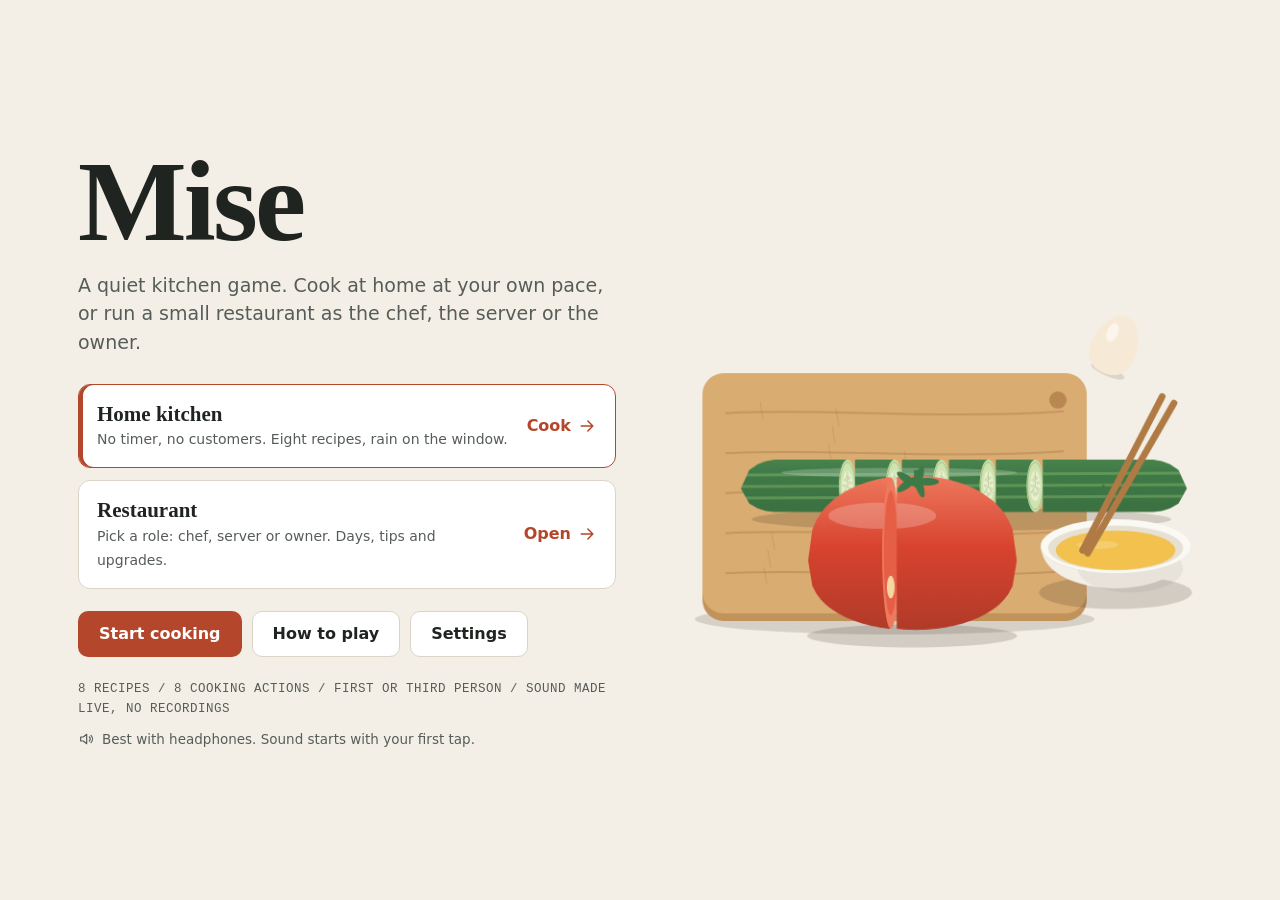
<file: index.html>
<!doctype html>
<html lang="en">
<head>
  <meta charset="utf-8">
  <meta name="viewport" content="width=device-width, initial-scale=1, viewport-fit=cover">
  <meta name="theme-color" content="#F4EFE6">
  <meta name="description" content="Mise is a quiet cooking game. Cook at home at your own pace, or run a small restaurant as the chef, the server or the owner, in first or third person.">
  <title>Mise - a quiet kitchen game</title>
  <link rel="manifest" href="manifest.webmanifest">
  <link rel="apple-touch-icon" href="icons/apple-touch-icon.png">
  <link rel="icon" type="image/png" href="icons/icon-192.png">
  <meta name="apple-mobile-web-app-capable" content="yes">
  <meta name="mobile-web-app-capable" content="yes">
  <link rel="stylesheet" href="css/style.css">
</head>
<body>
  <div id="app">

    <!-- ============ TITLE ============ -->
    <section id="screen-title" class="screen is-active" aria-labelledby="title-h">
      <div class="title-wrap">
        <div class="title-copy">
          <h1 id="title-h" class="wordmark">Mise</h1>
          <p class="lede">A quiet kitchen game. Cook at home at your own pace, or run a small restaurant as the chef, the server or the owner.</p>
          <div class="modes" role="list">
            <button class="mode is-primary" data-go="home" role="listitem">
              <span class="mode-text">
                <b>Home kitchen</b>
                <span>No timer, no customers. Eight recipes, rain on the window.</span>
              </span>
              <span class="mode-go">Cook <span class="ico" data-ico="arrow"></span></span>
            </button>
            <button class="mode" data-go="shop" role="listitem">
              <span class="mode-text">
                <b>Restaurant</b>
                <span id="title-shop-line">Pick a role: chef, server or owner. Days, tips and upgrades.</span>
              </span>
              <span class="mode-go">Open <span class="ico" data-ico="arrow"></span></span>
            </button>
          </div>
          <div class="title-actions">
            <button class="btn btn-primary" id="btn-start">Start cooking</button>
            <button class="btn btn-ghost" data-open="help">How to play</button>
            <button class="btn btn-ghost" data-open="settings">Settings</button>
          </div>
          <p class="meta">8 recipes / 8 cooking actions / first or third person / sound made live, no recordings</p>
          <p class="sound-hint" data-sound-hint><span class="ico" data-ico="sound"></span><span data-sound-state>Best with headphones. Sound starts with your first tap.</span></p>
        </div>
        <div class="title-art">
          <canvas id="hero" width="560" height="460" aria-label="A cutting board with sliced cucumber, a tomato and a bowl of beaten egg"></canvas>
        </div>
      </div>
    </section>

    <!-- ============ HOME COOKBOOK ============ -->
    <section id="screen-home" class="screen" aria-labelledby="home-h">
      <header class="page-head">
        <button class="btn-icon" data-go="title" data-back aria-label="Back to the title screen"><span class="ico" data-ico="back"></span><span class="back-label">Back</span></button>
        <div>
          <p class="kicker">Home kitchen</p>
          <h2 id="home-h">What are we cooking?</h2>
        </div>
      </header>
      <div class="home-grid">
        <div class="recipe-list" id="recipe-list" role="radiogroup" aria-label="Recipes"></div>
        <aside class="side-panel">
          <div class="field">
            <span class="field-label" id="lbl-cam">View</span>
            <div class="seg" role="radiogroup" aria-labelledby="lbl-cam" data-setting="camera">
              <button role="radio" data-value="first">First person</button>
              <button role="radio" data-value="third">Third person</button>
            </div>
            <p class="field-help" id="cam-help"></p>
          </div>
          <div class="field">
            <span class="field-label" id="lbl-tod">Light</span>
            <div class="seg" role="radiogroup" aria-labelledby="lbl-tod" data-setting="timeOfDay">
              <button role="radio" data-value="morning">Morning</button>
              <button role="radio" data-value="evening">Evening</button>
              <button role="radio" data-value="night">Night</button>
            </div>
          </div>
          <div class="field">
            <span class="field-label" id="lbl-amb">Room sound</span>
            <div class="seg seg-wrap" role="radiogroup" aria-labelledby="lbl-amb" data-setting="ambienceKind">
              <button role="radio" data-value="rain">Rain</button>
              <button role="radio" data-value="cafe">Cafe</button>
              <button role="radio" data-value="fire">Fireplace</button>
              <button role="radio" data-value="night">Crickets</button>
              <button role="radio" data-value="off">Off</button>
            </div>
          </div>
          <label class="toggle">
            <input type="checkbox" data-toggle="radioOn">
            <span>Lo-fi radio</span>
          </label>
          <div class="selected-card" id="selected-card"></div>
          <button class="btn btn-primary btn-block" id="btn-cook">Cook</button>
          <div class="journal">
            <h3>Journal</h3>
            <ol id="journal-list" class="journal-list"></ol>
          </div>
        </aside>
      </div>
      <div class="mobile-cook">
        <span id="mobile-cook-name"></span>
        <button class="btn btn-primary" id="btn-cook-m">Cook</button>
      </div>
    </section>

    <!-- ============ RESTAURANT ============ -->
    <section id="screen-shop" class="screen" aria-labelledby="shop-h">
      <header class="page-head">
        <button class="btn-icon" data-go="title" data-back aria-label="Back to the title screen"><span class="ico" data-ico="back"></span><span class="back-label">Back</span></button>
        <div>
          <p class="kicker">Restaurant</p>
          <h2 id="shop-h">Corner Counter</h2>
        </div>
        <div class="purse" id="purse"></div>
      </header>
      <div class="shop-grid">
        <section class="shop-open">
          <div class="stat-row" id="shop-stats"></div>
          <div class="pantry" id="shop-pantry" aria-label="Pantry stock"></div>
          <div class="field">
            <span class="field-label" id="lbl-role">Your role tonight</span>
            <div class="roles" role="radiogroup" aria-labelledby="lbl-role" id="roles">
              <button class="role" role="radio" data-role="chef">
                <b>Chef</b>
                <span>You cook every ticket. A server looks after the guests.</span>
              </button>
              <button class="role" role="radio" data-role="server">
                <b>Server</b>
                <span>Seat, take orders, serve, bill. A line cook runs the stove.</span>
              </button>
              <button class="role" role="radio" data-role="owner">
                <b>Owner</b>
                <span>Both jobs. The room slows down while you cook.</span>
              </button>
            </div>
          </div>
          <div class="field">
            <span class="field-label" id="lbl-cam2">View</span>
            <div class="seg" role="radiogroup" aria-labelledby="lbl-cam2" data-setting="camera">
              <button role="radio" data-value="first">First person</button>
              <button role="radio" data-value="third">Third person</button>
            </div>
            <p class="field-help" id="cam-help-2"></p>
          </div>
          <div class="goal" id="goal"></div>
          <button class="btn btn-primary btn-block" id="btn-open-day">Open for the day</button>
        </section>
        <section class="shop-manage" aria-label="Management">
          <div class="tabs" role="tablist">
            <button role="tab" data-tab="upgrades" aria-selected="true">Upgrades</button>
            <button role="tab" data-tab="menu" aria-selected="false">Menu</button>
            <button role="tab" data-tab="market" aria-selected="false">Market</button>
            <button role="tab" data-tab="ledger" aria-selected="false">Ledger</button>
          </div>
          <div class="tab-body" id="tab-body" role="tabpanel"></div>
        </section>
      </div>
    </section>

    <!-- ============ GAME ============ -->
    <section id="screen-game" class="screen screen-game" aria-label="Kitchen">
      <canvas id="stage"></canvas>
      <header class="hud" id="hud">
        <button class="btn-icon hud-btn" id="btn-back" data-back aria-label="Back to the cookbook"><span class="ico" data-ico="back"></span><span class="back-label">Back</span></button>
        <button class="btn-icon hud-btn" id="btn-pause" aria-label="Pause"><span class="ico" data-ico="pause"></span></button>
        <div class="hud-title">
          <span class="kicker" id="hud-kicker">Home kitchen</span>
          <strong id="hud-name">Rolled omelette</strong>
        </div>
        <div class="hud-stats" id="hud-stats"></div>
        <button class="btn-icon hud-btn" id="btn-sound" aria-label="Sound and settings"><span class="ico" data-ico="sound"></span></button>
      </header>
      <p class="back-tip" id="back-tip" role="status" hidden></p>
      <aside class="ticket" id="ticket" aria-label="Recipe ticket">
        <div class="ticket-head">
          <span class="ticket-no" id="ticket-no">No. 001</span>
          <span class="ticket-time" id="ticket-time"></span>
        </div>
        <h3 class="ticket-name" id="ticket-name"></h3>
        <ol class="ticket-steps" id="ticket-steps"></ol>
        <div class="ticket-foot" id="ticket-foot"></div>
      </aside>
      <div class="rail" id="rail" aria-label="Order tickets"></div>
      <div class="hint" id="hint" aria-live="polite">
        <span class="hint-step" id="hint-step"></span>
        <span class="hint-text" id="hint-text"></span>
        <span class="hint-status" id="hint-status"></span>
      </div>
      <div class="captions" id="captions" aria-live="polite"></div>
    </section>

    <!-- ============ OVERLAYS ============ -->
    <div class="overlay" id="ov-pause" role="dialog" aria-modal="true" aria-labelledby="pause-h" hidden>
      <div class="sheet sheet-sm">
        <h2 id="pause-h">Paused</h2>
        <p class="muted" id="pause-sub">The kitchen will wait.</p>
        <div class="stack">
          <button class="btn btn-primary btn-block" data-act="resume">Resume</button>
          <button class="btn btn-ghost btn-block" data-open="settings">Settings</button>
          <button class="btn btn-ghost btn-block" data-act="restart">Start over</button>
          <button class="btn btn-ghost btn-block" data-act="leave">Leave the kitchen</button>
        </div>
      </div>
    </div>

    <div class="overlay" id="ov-leave" role="dialog" aria-modal="true" aria-labelledby="leave-h" aria-describedby="leave-sub" hidden>
      <div class="sheet sheet-sm">
        <h2 id="leave-h">Leave the kitchen?</h2>
        <p class="leave-sub" id="leave-sub"><strong class="leave-lead" id="leave-lead">Your work on this dish will be cleared.</strong> <span class="muted" id="leave-detail">This dish is not finished yet.</span></p>
        <div class="stack">
          <button class="btn btn-primary btn-block" data-act="stay" id="btn-stay">Keep cooking</button>
          <button class="btn btn-ghost btn-block" data-act="quit" id="btn-leave">Leave</button>
        </div>
        <p class="leave-hint">Back, Esc or a tap outside also keeps you here.</p>
      </div>
    </div>

    <div class="overlay" id="ov-settings" role="dialog" aria-modal="true" aria-labelledby="settings-h" hidden>
      <div class="sheet">
        <div class="sheet-head">
          <h2 id="settings-h">Settings</h2>
          <button class="btn-icon" data-close aria-label="Close settings"><span class="ico" data-ico="close"></span></button>
        </div>
        <div class="settings-grid">
          <section>
            <h3>Sound</h3>
            <label class="slider"><span>Master</span><input type="range" min="0" max="1" step="0.05" data-slider="master"></label>
            <label class="slider"><span>Cooking sounds</span><input type="range" min="0" max="1" step="0.05" data-slider="fx"></label>
            <label class="slider"><span>Room sound</span><input type="range" min="0" max="1" step="0.05" data-slider="ambience"></label>
            <label class="slider"><span>Radio</span><input type="range" min="0" max="1" step="0.05" data-slider="radio"></label>
            <label class="toggle"><input type="checkbox" data-toggle="radioOn"><span>Lo-fi radio on</span></label>
            <label class="toggle"><input type="checkbox" data-toggle="captions"><span>Sound captions</span></label>
            <div class="field">
              <span class="field-label" id="lbl-sampler">Listen</span>
              <div class="sampler" id="sampler" role="group" aria-labelledby="lbl-sampler"></div>
            </div>
          </section>
          <section>
            <h3>Play</h3>
            <label class="toggle"><input type="checkbox" data-toggle="hints"><span>Guides and target outlines</span></label>
            <label class="toggle"><input type="checkbox" data-toggle="reduceMotion"><span>Reduce motion</span></label>
            <div class="field">
              <span class="field-label" id="lbl-skin">Hands</span>
              <div class="swatches" role="radiogroup" aria-labelledby="lbl-skin" id="swatches"></div>
            </div>
            <div class="field">
              <span class="field-label">Progress</span>
              <p class="field-help" id="save-note"></p>
              <button class="btn btn-ghost" id="btn-reset">Reset all progress</button>
            </div>
          </section>
        </div>
      </div>
    </div>

    <div class="overlay" id="ov-help" role="dialog" aria-modal="true" aria-labelledby="help-h" hidden>
      <div class="sheet">
        <div class="sheet-head">
          <h2 id="help-h">How to play</h2>
          <button class="btn-icon" data-close aria-label="Close"><span class="ico" data-ico="close"></span></button>
        </div>
        <div class="help-grid">
          <section>
            <h3>Cooking</h3>
            <dl class="defs">
              <dt>Slice</dt><dd>Aim along the dashed guides and click or tap. Even slices score best.</dd>
              <dt>Crack</dt><dd>Tap when the needle sits in the green band, then tap again to open.</dd>
              <dt>Pour</dt><dd>Hold, and let go inside the green band.</dd>
              <dt>Stir</dt><dd>Drag slow circles around the bowl or hold Space.</dd>
              <dt>Fry</dt><dd>Wait for golden, then tap the pan to flip or take it off.</dd>
              <dt>Boil</dt><dd>Drop it in, lift it out in the green band.</dd>
              <dt>Season</dt><dd>Tap to shake. Stop in the band and press Done.</dd>
              <dt>Plate</dt><dd>Drag each item onto its outline, or tap item then plate.</dd>
            </dl>
          </section>
          <section>
            <h3>Restaurant</h3>
            <dl class="defs">
              <dt>Server</dt><dd>Tap a guest in the queue, then a table. Tap tables to take orders, serve and collect. Tap dishes on the pickup counter to carry them (two at a time). Repeating the same action earns a chain bonus.</dd>
              <dt>Chef</dt><dd>Pick a ticket from the rail and cook it. Faster and better dishes earn bigger tips.</dd>
              <dt>Owner</dt><dd>Both jobs. Tap the stove or a ticket to cook; the room slows while you do.</dd>
            </dl>
            <h3>Keys</h3>
            <dl class="defs">
              <dt>Space / Enter</dt><dd>Main action in every cooking step</dd>
              <dt>Arrows</dt><dd>Move the knife, change heat</dd>
              <dt>1 to 6</dt><dd>Act on a table (server and owner); Q picks the next guest, P picks up from the pickup counter, K cooks (owner)</dd>
              <dt>Esc</dt><dd>Pause</dd>
            </dl>
          </section>
        </div>
      </div>
    </div>

    <div class="overlay" id="ov-result" role="dialog" aria-modal="true" aria-labelledby="result-h" hidden>
      <div class="sheet sheet-result">
        <div class="result-art"><img id="result-img" alt=""></div>
        <div class="result-body">
          <button class="sheet-back" data-act="dialog-back" aria-label="Back to your finished plate"><span class="ico" data-ico="back"></span><span>Back</span></button>
          <p class="kicker" id="result-kicker">Plated</p>
          <h2 id="result-h"></h2>
          <p class="result-score"><span id="result-pct"></span><span id="result-word"></span></p>
          <ol class="result-notes" id="result-notes"></ol>
          <p class="muted" id="result-saved"></p>
          <div class="row">
            <button class="btn btn-primary" data-act="again">Cook it again</button>
            <button class="btn btn-ghost" data-act="cookbook">Back to the cookbook</button>
          </div>
          <p class="back-hint">Back (here, Esc or your phone) closes this to show your plate; Back again returns to the cookbook.</p>
        </div>
      </div>
    </div>

    <div class="overlay" id="ov-day" role="dialog" aria-modal="true" aria-labelledby="day-h" hidden>
      <div class="sheet sheet-sm">
        <button class="sheet-back" data-act="dialog-back" aria-label="Back to the closed floor"><span class="ico" data-ico="back"></span><span>Back</span></button>
        <p class="kicker" id="day-kicker">Closing time</p>
        <h2 id="day-h"></h2>
        <div class="stars" id="day-stars" aria-hidden="true"></div>
        <p class="sr-only" id="day-stars-sr"></p>
        <dl class="day-figures" id="day-figures"></dl>
        <div class="stack">
          <button class="btn btn-primary btn-block" data-act="manage">Manage the restaurant</button>
          <button class="btn btn-ghost btn-block" data-act="title">Title screen</button>
        </div>
        <p class="back-hint">Back (here, Esc or your phone) closes this to show the closed floor; Back again opens Manage the restaurant.</p>
      </div>
    </div>

    <noscript><p class="noscript">Mise needs JavaScript to run.</p></noscript>
  </div>

  <script src="js/core.js"></script>
  <script src="js/audio.js"></script>
  <script src="js/data.js"></script>
  <script src="js/art.js"></script>
  <script src="js/minigames.js"></script>
  <script src="js/cook.js"></script>
  <script src="js/restaurant.js"></script>
  <script src="js/ui.js"></script>
  <script src="js/main.js"></script>
</body>
</html>
</file>
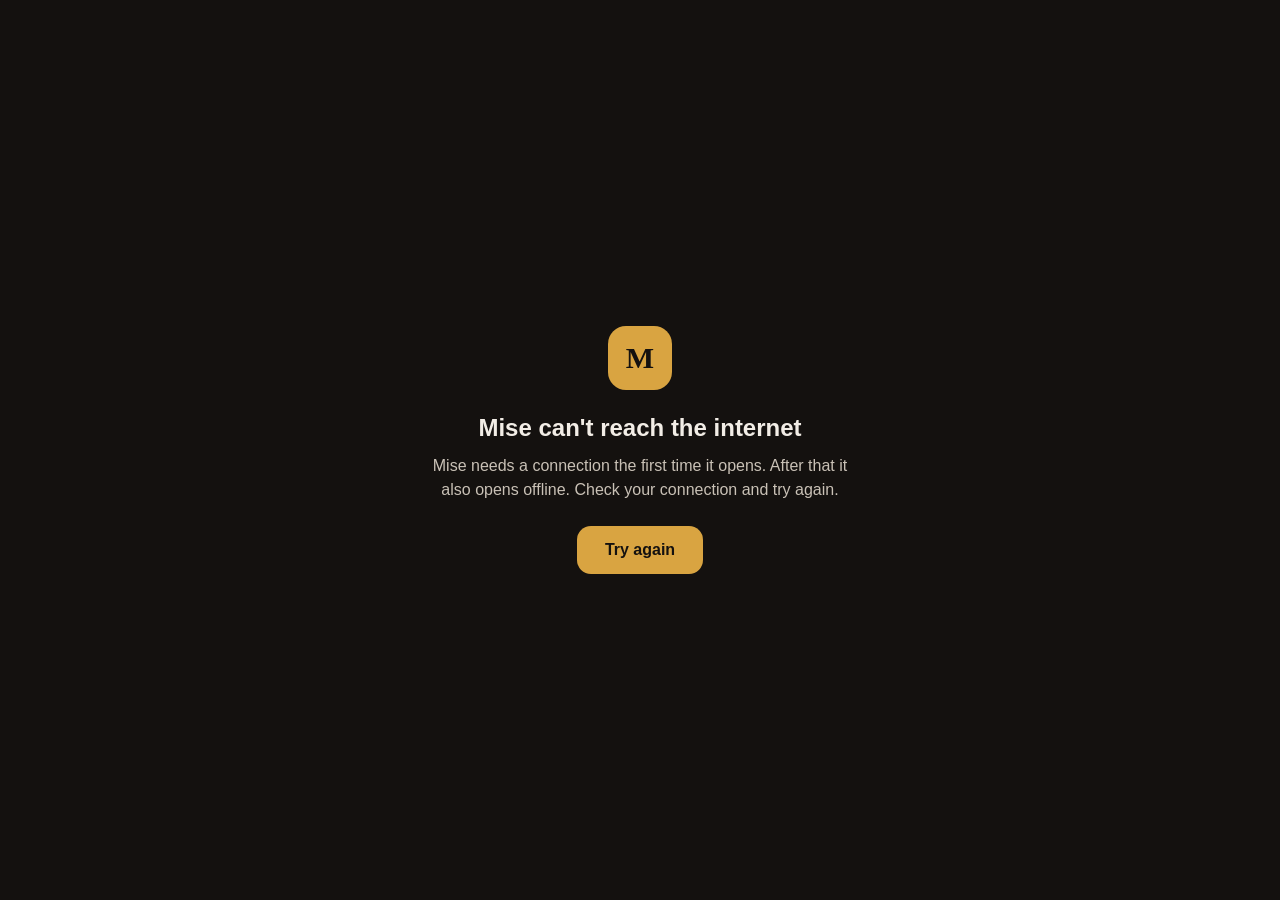
<file: desktop/offline.html>
<!doctype html>
<html lang="en">
<head>
  <meta charset="utf-8">
  <meta name="viewport" content="width=device-width, initial-scale=1, viewport-fit=cover">
  <title>Mise</title>
  <style>
    :root { color-scheme: light dark; }
    body { margin: 0; min-height: 100vh; display: grid; place-items: center; font: 16px/1.5 -apple-system, BlinkMacSystemFont, "Segoe UI", Roboto, sans-serif; background: #14110f; color: #f2ede6; }
    main { max-width: 420px; padding: 32px; text-align: center; }
    .mark { width: 64px; height: 64px; margin: 0 auto 20px; border-radius: 18px; background: #d9a441; color: #14110f; display: grid; place-items: center; font: 700 30px/1 Georgia, serif; }
    h1 { font-size: 24px; margin: 0 0 8px; }
    p { color: #c9c1b6; margin: 0 0 24px; }
    a { display: inline-block; padding: 12px 28px; border-radius: 14px; background: #d9a441; color: #14110f; font-weight: 700; text-decoration: none; }
  </style>
</head>
<body>
  <main>
    <div class="mark" aria-hidden="true">M</div>
    <h1>Mise can't reach the internet</h1>
    <p>Mise needs a connection the first time it opens. After that it also opens offline. Check your connection and try again.</p>
    <a href="https://juw12.github.io/mise/">Try again</a>
  </main>
</body>
</html>
</file>
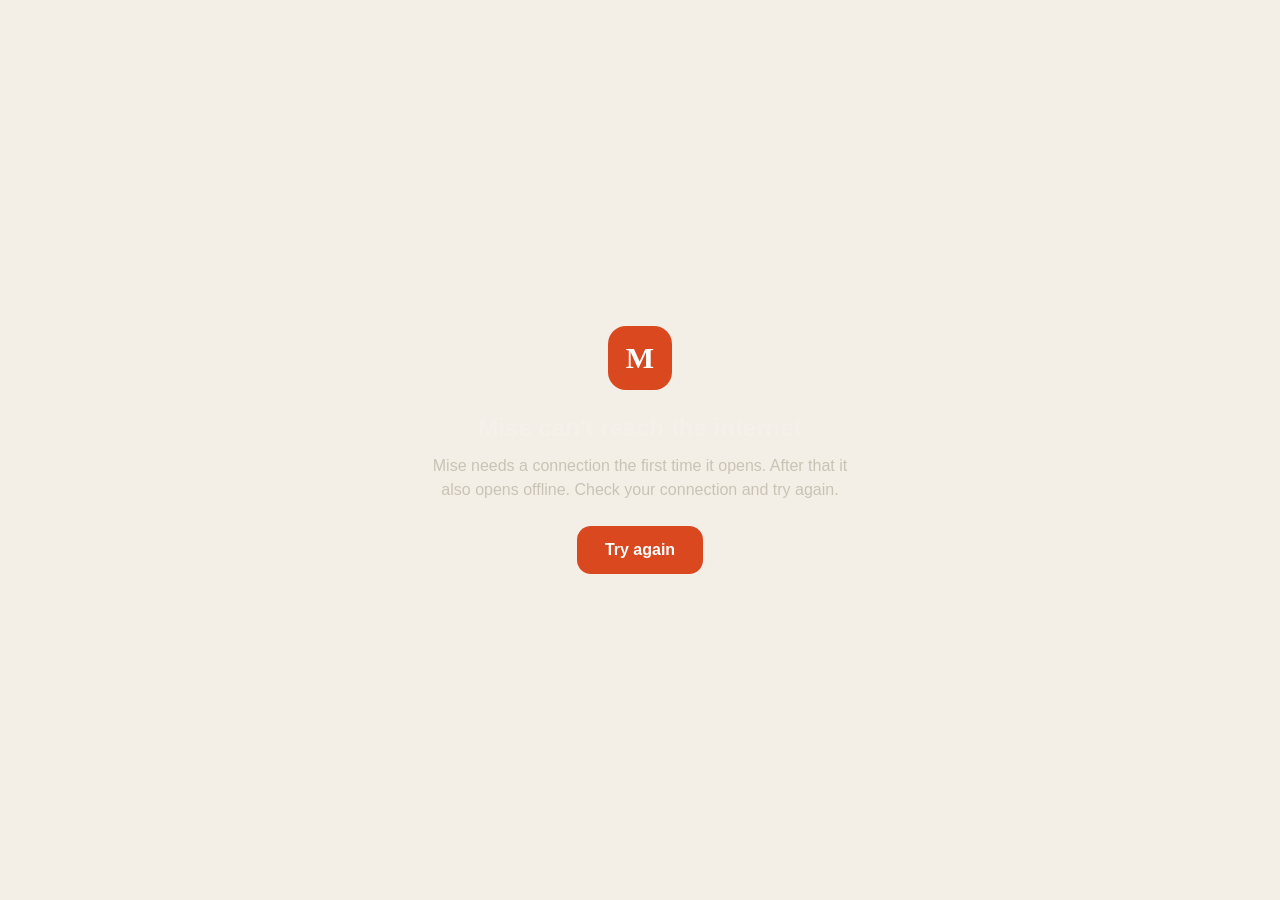
<file: android/assets/offline.html>
<!doctype html>
<html lang="en">
<head>
  <meta charset="utf-8">
  <meta name="viewport" content="width=device-width, initial-scale=1, viewport-fit=cover">
  <title>Mise</title>
  <style>
    :root { color-scheme: light dark; }
    body { margin: 0; min-height: 100vh; display: grid; place-items: center; font: 16px/1.5 -apple-system, BlinkMacSystemFont, "Segoe UI", Roboto, sans-serif; background: #F4EFE6; color: #f4f1ea; }
    main { max-width: 420px; padding: 32px; text-align: center; }
    .mark { width: 64px; height: 64px; margin: 0 auto 20px; border-radius: 18px; background: #d9481f; color: #ffffff; display: grid; place-items: center; font: 700 30px/1 Georgia, serif; }
    h1 { font-size: 24px; margin: 0 0 8px; }
    p { color: #c9c3b6; margin: 0 0 24px; }
    a { display: inline-block; padding: 12px 28px; border-radius: 14px; background: #d9481f; color: #ffffff; font-weight: 700; text-decoration: none; }
  </style>
</head>
<body>
  <main>
    <div class="mark" aria-hidden="true">M</div>
    <h1>Mise can't reach the internet</h1>
    <p>Mise needs a connection the first time it opens. After that it also opens offline. Check your connection and try again.</p>
    <a href="https://juw12.github.io/mise/">Try again</a>
  </main>
</body>
</html>
</file>
<file: css/style.css>
/* Mise - tokens from design.md */
:root {
  --paper: #F4EFE6;
  --surface: #FFFFFF;
  --surface-2: #FBF8F2;
  --ink: #1F2420;
  --muted: #565D58;
  --line: #DCD4C6;
  --accent: #B4472B;
  --accent-ink: #FFFFFF;
  --accent-soft: #F3DED6;
  --sage: #3F6B4E;
  --amber: #8A5A12;
  --night: #1D211F;
  --display: "Iowan Old Style", "Palatino Linotype", "Book Antiqua", Georgia, serif;
  --body: "Segoe UI", system-ui, -apple-system, Roboto, "Helvetica Neue", sans-serif;
  --mono: Consolas, "SF Mono", Menlo, "Liberation Mono", monospace;
  --r-ctl: 10px;
  --r-panel: 14px;
  --shadow: 0 1px 2px rgba(31, 36, 32, .06), 0 8px 24px rgba(31, 36, 32, .08);
  --ease: cubic-bezier(.2, .7, .2, 1);
}

* { box-sizing: border-box; }
[hidden] { display: none !important; }
html, body { margin: 0; height: 100%; }
body {
  background: var(--paper);
  color: var(--ink);
  font: 16px/1.5 var(--body);
  -webkit-font-smoothing: antialiased;
  font-variant-numeric: tabular-nums;
  overflow: hidden;
}
button { font: inherit; color: inherit; }
h1, h2, h3 { margin: 0; font-weight: 600; }
h2 { font: 600 clamp(26px, 3.2vw, 36px)/1.1 var(--display); letter-spacing: -.01em; }
h3 { font: 600 15px/1.3 var(--body); letter-spacing: .02em; }
p { margin: 0; }
.sr-only { position: absolute; width: 1px; height: 1px; overflow: hidden; clip: rect(0 0 0 0); white-space: nowrap; }
.muted { color: var(--muted); }
.kicker { font: 600 12px/1.3 var(--body); letter-spacing: .14em; text-transform: uppercase; color: var(--accent); }

:focus-visible { outline: 3px solid var(--accent); outline-offset: 2px; border-radius: 6px; }
[tabindex="-1"]:focus { outline: none; }

/* ---------- icons ---------- */
.ico { display: inline-flex; width: 20px; height: 20px; }
.ico svg { width: 100%; height: 100%; stroke: currentColor; fill: none; stroke-width: 1.8; stroke-linecap: round; stroke-linejoin: round; }

/* ---------- buttons ---------- */
.btn {
  display: inline-flex; align-items: center; justify-content: center; gap: 8px;
  min-height: 46px; padding: 0 20px; border-radius: var(--r-ctl);
  border: 1px solid transparent; cursor: pointer; font-weight: 600;
  transition: background .18s var(--ease), border-color .18s var(--ease), transform .12s var(--ease);
}
.btn:active { transform: translateY(1px); }
.btn-primary { background: var(--accent); color: var(--accent-ink); }
.btn-primary:hover { background: #9E3D24; }
.btn-primary:disabled { background: #C9B8AF; cursor: not-allowed; }
.btn-ghost { background: var(--surface); border-color: var(--line); }
.btn-ghost:hover { border-color: #BFB5A4; }
.btn-block { width: 100%; }
.btn-icon {
  display: inline-flex; align-items: center; justify-content: center;
  width: 44px; height: 44px; border-radius: var(--r-ctl);
  background: var(--surface); border: 1px solid var(--line); cursor: pointer;
}
.btn-icon:hover { border-color: #BFB5A4; }
.btn-small { min-height: 36px; padding: 0 14px; font-size: 14px; }

/* ---------- screens ---------- */
#app { height: 100%; }
.screen { display: none; height: 100%; overflow-y: auto; }
.screen.is-active { display: block; }
.screen-game.is-active { display: block; overflow: hidden; position: relative; }

/* ---------- title ---------- */
.title-wrap {
  max-width: 1180px; margin: 0 auto; min-height: 100%;
  padding: 40px 28px; display: grid; grid-template-columns: minmax(0, 1fr) minmax(0, 1fr);
  gap: 48px; align-items: center;
}
.wordmark { font: 600 clamp(64px, 9vw, 120px)/.88 var(--display); letter-spacing: -.025em; margin-bottom: 18px; }
.lede { font-size: 19px; color: var(--muted); max-width: 30em; margin-bottom: 28px; }
.modes { display: grid; gap: 12px; margin-bottom: 22px; }
.mode {
  display: flex; justify-content: space-between; align-items: center; gap: 16px;
  background: var(--surface); border: 1px solid var(--line); border-radius: 12px;
  padding: 16px 18px; text-align: left; cursor: pointer;
  transition: border-color .18s var(--ease), box-shadow .18s var(--ease);
}
.mode:hover { border-color: #BFB5A4; box-shadow: var(--shadow); }
.mode.is-primary { border-color: var(--accent); box-shadow: inset 4px 0 0 var(--accent); }
.mode-text b { display: block; font: 600 21px/1.25 var(--display); }
.mode-text span { color: var(--muted); font-size: 14px; }
.mode-go { display: inline-flex; align-items: center; gap: 6px; font-weight: 600; color: var(--accent); white-space: nowrap; }
.title-actions { display: flex; flex-wrap: wrap; gap: 10px; }
.meta { font: 12.5px/1.6 var(--mono); color: var(--muted); margin-top: 22px; letter-spacing: .04em; text-transform: uppercase; }
.title-art canvas { width: 100%; height: auto; display: block; }

/* ---------- page head ---------- */
.page-head {
  display: flex; align-items: center; gap: 16px;
  max-width: 1240px; margin: 0 auto; padding: 24px 28px 8px;
}
.page-head .purse { margin-left: auto; text-align: right; }
.purse b { display: block; font: 600 26px/1 var(--display); }
.purse span { font-size: 13px; color: var(--muted); }

/* ---------- home ---------- */
.home-grid {
  max-width: 1240px; margin: 0 auto; padding: 16px 28px 40px;
  display: grid; grid-template-columns: minmax(0, 1fr) 340px; gap: 28px; align-items: start;
}
.recipe-list { display: grid; grid-template-columns: repeat(auto-fill, minmax(230px, 1fr)); gap: 14px; }
.recipe {
  position: relative; display: flex; flex-direction: column; text-align: left;
  background: var(--surface); border: 1px solid var(--line); border-radius: var(--r-panel);
  padding: 0; cursor: pointer; overflow: hidden;
  transition: border-color .18s var(--ease), box-shadow .18s var(--ease);
}
.recipe:hover { box-shadow: var(--shadow); }
.recipe[aria-checked="true"] { border-color: var(--accent); box-shadow: 0 0 0 2px var(--accent); }
.recipe-img { background: #EFE8DC; display: flex; align-items: center; justify-content: center; aspect-ratio: 16 / 10; }
.recipe-img img { width: 78%; height: auto; }
.recipe-body { padding: 12px 14px 14px; }
.recipe-body b { display: block; font: 600 18px/1.25 var(--display); }
.recipe-body p { font-size: 13.5px; color: var(--muted); margin: 4px 0 8px; }
.recipe-meta { display: flex; justify-content: space-between; gap: 8px; font: 12px/1.4 var(--mono); color: var(--muted); }
.recipe-meta .best { color: var(--sage); font-weight: 700; }

.side-panel {
  position: sticky; top: 16px; display: grid; gap: 18px;
  background: var(--surface); border: 1px solid var(--line); border-radius: var(--r-panel); padding: 20px;
}
.field { display: grid; gap: 8px; }
.field-label { font: 600 13px/1.2 var(--body); color: var(--ink); }
.field-help { font-size: 13px; color: var(--muted); }
.seg { display: flex; background: #F1ECE3; border-radius: var(--r-ctl); padding: 3px; gap: 3px; }
.seg-wrap { flex-wrap: wrap; }
.seg button {
  flex: 1 1 auto; min-height: 38px; padding: 0 10px; border: 0; border-radius: 8px;
  background: transparent; cursor: pointer; font-size: 14px; font-weight: 600; color: var(--muted);
}
.seg button[aria-checked="true"] { background: var(--surface); color: var(--ink); box-shadow: 0 1px 2px rgba(31, 36, 32, .12); }
.toggle { display: flex; align-items: center; gap: 10px; cursor: pointer; font-size: 15px; min-height: 32px; }
.toggle input { width: 18px; height: 18px; accent-color: var(--accent); }
.selected-card { border-top: 1px solid var(--line); padding-top: 16px; }
.selected-card b { font: 600 20px/1.2 var(--display); display: block; }
.selected-card ol { margin: 8px 0 0; padding-left: 20px; color: var(--muted); font-size: 14px; }
.journal h3 { margin-bottom: 8px; }
.journal-list { list-style: none; margin: 0; padding: 0; display: grid; gap: 6px; font-size: 13.5px; }
.journal-list li { display: flex; justify-content: space-between; gap: 10px; border-bottom: 1px dashed var(--line); padding-bottom: 6px; }
.journal-list .pct { font-family: var(--mono); color: var(--sage); }
.journal-empty { color: var(--muted); }

/* ---------- restaurant ---------- */
.shop-grid {
  max-width: 1240px; margin: 0 auto; padding: 16px 28px 40px;
  display: grid; grid-template-columns: minmax(0, 420px) minmax(0, 1fr); gap: 28px; align-items: start;
}
.shop-open, .shop-manage { background: var(--surface); border: 1px solid var(--line); border-radius: var(--r-panel); padding: 20px; display: grid; gap: 18px; }
.stat-row { display: grid; grid-template-columns: repeat(3, minmax(0, 1fr)); gap: 10px; }
.stat { background: var(--surface-2); border: 1px solid var(--line); border-radius: var(--r-ctl); padding: 10px 12px; }
.stat b { display: block; font: 600 22px/1.1 var(--display); }
.stat span { font-size: 12.5px; color: var(--muted); }
.pantry { display: grid; grid-template-columns: repeat(2, minmax(0, 1fr)); gap: 6px 16px; }
.pantry .field-label { grid-column: 1 / -1; margin-bottom: 0; }
.pantry-row { display: grid; grid-template-columns: minmax(0, 1fr) auto; grid-template-areas: "name count" "bar bar"; align-items: center; gap: 4px 8px; font-size: 13px; color: var(--muted); }
.pantry-row span { grid-area: name; white-space: nowrap; overflow: hidden; text-overflow: ellipsis; }
.pantry-row b { grid-area: count; }
.pantry-row i { grid-area: bar; height: 6px; background: #E6DFD2; border-radius: 3px; overflow: hidden; }
.pantry-row em { display: block; height: 100%; background: var(--sage); border-radius: 3px; }
.pantry-row b { font: 600 13px/1 var(--mono); color: var(--ink); text-align: right; }
.pantry-row.is-low em { background: var(--accent); }
.pantry-row.is-low b { color: var(--accent); }
.roles { display: grid; gap: 8px; }
.role {
  text-align: left; background: var(--surface); border: 1px solid var(--line); border-radius: var(--r-ctl);
  padding: 12px 14px; cursor: pointer;
}
.role b { display: block; font: 600 18px/1.3 var(--display); }
.role span { font-size: 13.5px; color: var(--muted); }
.role[aria-checked="true"] { border-color: var(--accent); background: #FCF6F3; box-shadow: inset 4px 0 0 var(--accent); }
.goal { background: var(--surface-2); border: 1px dashed var(--line); border-radius: var(--r-ctl); padding: 12px 14px; font-size: 14px; }
.goal b { font-family: var(--mono); }
.tabs { display: flex; gap: 4px; border-bottom: 1px solid var(--line); overflow-x: auto; scrollbar-width: none; }
.tabs button { flex: 0 0 auto; }
.tabs button {
  border: 0; background: none; padding: 10px 14px; cursor: pointer; font-weight: 600; color: var(--muted);
  border-bottom: 2px solid transparent; margin-bottom: -1px;
}
.tabs button[aria-selected="true"] { color: var(--ink); border-bottom-color: var(--accent); }
.tab-body { display: grid; gap: 10px; }
.group-title { font: 600 12px/1.2 var(--body); letter-spacing: .14em; text-transform: uppercase; color: var(--muted); margin-top: 8px; }
.row-item {
  display: grid; grid-template-columns: minmax(0, 1fr) auto; gap: 12px; align-items: center;
  padding: 12px 0; border-bottom: 1px solid #EEE8DD;
}
.row-item b { font-weight: 600; }
.row-item p { font-size: 13.5px; color: var(--muted); }
.row-item .lvl { font: 12px var(--mono); color: var(--muted); }
.row-menu { grid-template-columns: 64px minmax(0, 1fr) auto; }
.row-menu img { width: 64px; height: 40px; object-fit: contain; }
.price-ctl { display: flex; align-items: center; gap: 8px; font: 13px var(--mono); }
.price-ctl input[type="range"] { width: 110px; accent-color: var(--accent); }
.ledger { width: 100%; border-collapse: collapse; font-size: 14px; }
.ledger th, .ledger td { text-align: left; padding: 8px 6px; border-bottom: 1px solid #EEE8DD; }
.ledger th { font-size: 12px; color: var(--muted); font-weight: 600; text-transform: uppercase; letter-spacing: .08em; }
.ledger td.num { font-family: var(--mono); }
.ok { color: var(--sage); }
.warn { color: var(--amber); }

/* ---------- game screen ---------- */
#stage { position: absolute; inset: 0; width: 100%; height: 100%; display: block; touch-action: none; }
.hud {
  position: absolute; left: 0; right: 0; top: 0; z-index: 3;
  display: flex; align-items: center; gap: 14px; padding: 10px 16px;
  background: rgba(244, 239, 230, .94); border-bottom: 1px solid var(--line);
}
.hud-title { display: grid; min-width: 0; }
.hud-title strong { font: 600 20px/1.15 var(--display); white-space: nowrap; overflow: hidden; text-overflow: ellipsis; }
.hud-stats { margin-left: auto; display: flex; align-items: center; gap: 18px; font-size: 14px; }
.hud-stat { display: grid; text-align: right; }
.hud-stat b { font: 600 18px/1.1 var(--display); }
.hud-stat span { font-size: 11.5px; color: var(--muted); text-transform: uppercase; letter-spacing: .08em; }
.goalbar { width: 140px; height: 8px; background: #E6DFD2; border-radius: 4px; position: relative; overflow: visible; }
.goalbar i { position: absolute; left: 0; top: 0; bottom: 0; background: var(--sage); border-radius: 4px; }
.goalbar em { position: absolute; top: -3px; width: 2px; height: 14px; background: var(--ink); opacity: .5; }

/* the order ticket: signature element */
.ticket {
  position: absolute; z-index: 2; left: 16px; top: 80px; width: 284px; max-height: calc(100% - 170px); overflow: auto;
  background: var(--surface-2); color: var(--ink); padding: 18px 18px 14px; border-radius: 2px;
  font-family: var(--mono); font-size: 13.5px;
  box-shadow: var(--shadow);
  --perf: radial-gradient(circle at 6px 0, transparent 5px, var(--surface-2) 5.5px);
}
.ticket::before {
  content: ""; position: absolute; left: 0; right: 0; top: -6px; height: 6px;
  background: radial-gradient(circle at 6px 6px, transparent 4.5px, var(--surface-2) 5px) repeat-x;
  background-size: 12px 6px;
}
.ticket-head { display: flex; justify-content: space-between; color: var(--muted); font-size: 12px; letter-spacing: .06em; }
.ticket-name { font: 600 22px/1.15 var(--display); margin: 6px 0 12px; padding-bottom: 10px; border-bottom: 1px dashed #CFC6B5; }
.ticket-steps { list-style: none; margin: 0; padding: 0; display: grid; gap: 2px; counter-reset: s; }
.ticket-steps li {
  counter-increment: s; display: grid; grid-template-columns: 26px minmax(0, 1fr) auto; gap: 6px;
  padding: 6px 6px; border-radius: 4px; color: var(--muted);
}
.ticket-steps li::before { content: counter(s, decimal-leading-zero); color: #8C8F86; }
.ticket-steps li.is-now { background: var(--accent-soft); color: var(--ink); font-weight: 700; }
.ticket-steps li.is-now::before { color: var(--accent); }
.ticket-steps li.is-done { color: var(--ink); }
.ticket-steps li.is-done .q { color: var(--sage); }
.ticket-steps li .q { font-size: 12px; }
.ticket-steps li .note { grid-column: 2 / 4; font-size: 11.5px; color: var(--muted); font-weight: 400; }
.ticket-foot { margin-top: 12px; padding-top: 10px; border-top: 1px dashed #CFC6B5; display: flex; justify-content: space-between; color: var(--muted); font-size: 12px; }

/* restaurant ticket rail */
.rail {
  position: absolute; z-index: 2; left: 16px; right: 16px; top: 76px;
  display: flex; gap: 10px; overflow-x: auto; padding: 4px 2px 8px;
  scrollbar-width: thin;
}
.rail:empty::after { content: "No orders yet"; font: 13px var(--mono); color: var(--muted); padding: 10px 4px; }
.rail-ticket {
  flex: 0 0 150px; text-align: left; border: 0; cursor: default;
  background: var(--surface-2); border-radius: 2px; padding: 10px 12px; box-shadow: var(--shadow);
  font: 12.5px/1.35 var(--mono); position: relative;
  transition: transform .18s var(--ease);
}
.rail-ticket.can-cook { cursor: pointer; outline: 2px solid transparent; }
.rail-ticket.can-cook:hover { transform: translateY(-2px); outline-color: var(--accent); }
.rail-ticket > span { display: block; }
.rail-ticket b { display: block; font: 600 15px/1.2 var(--display); margin: 2px 0 6px; }
.rail-ticket .st { color: var(--muted); }
.rail-ticket .st.ready { color: var(--sage); font-weight: 700; }
.rail-ticket .st.cooking { color: var(--accent); font-weight: 700; }
.rail-ticket .pbar { height: 4px; background: #E6DFD2; border-radius: 2px; margin-top: 8px; overflow: hidden; }
.rail-ticket .pbar i { display: block; height: 100%; background: var(--sage); }
.rail-ticket .pbar i.low { background: var(--accent); }
.rail-ticket .act { display: block; margin-top: 6px; color: var(--accent); font-weight: 700; }

.hint {
  position: absolute; z-index: 3; left: 50%; bottom: 16px; transform: translateX(-50%);
  display: flex; align-items: center; gap: 12px; max-width: min(860px, calc(100% - 32px));
  background: var(--night); color: #F4EFE6; border-radius: 12px; padding: 10px 16px; font-size: 14px;
  box-shadow: var(--shadow);
}
.hint:empty { display: none; }
.hint-step { font: 700 12px var(--mono); color: #E9B7A6; letter-spacing: .06em; white-space: nowrap; }
.hint-text { min-width: 0; }
.hint-status { font: 600 13px var(--mono); color: #CFE0D3; white-space: nowrap; padding-left: 12px; border-left: 1px solid rgba(255, 255, 255, .18); }
.hint-status:empty { display: none; }

/* restaurant cooking: the recipe ticket sits below the order rail instead of on top of it */
.screen-game.is-cooking .ticket { top: 190px; max-height: calc(100% - 280px); }
.screen-game.is-narrow.is-cooking .rail { display: none; }
.screen-game.is-narrow.is-cooking .ticket { top: 62px; }

.captions { position: absolute; z-index: 3; right: 16px; bottom: 76px; display: grid; gap: 6px; justify-items: end; pointer-events: none; }
.caption {
  font: 12.5px/1.2 var(--mono); color: #F4EFE6; background: rgba(29, 33, 31, .78); padding: 6px 10px; border-radius: 6px;
  animation: cap 2.4s var(--ease) forwards;
}
.caption::before { content: "[ "; opacity: .6; }
.caption::after { content: " ]"; opacity: .6; }
@keyframes cap { 0% { opacity: 0; transform: translateY(6px); } 12% { opacity: 1; transform: none; } 80% { opacity: 1; } 100% { opacity: 0; } }

/* ---------- overlays ---------- */
.overlay {
  position: fixed; inset: 0; z-index: 10; display: flex; align-items: center; justify-content: center;
  background: rgba(29, 33, 31, .42); padding: 20px; overflow-y: auto;
}
.sheet {
  background: var(--surface); border-radius: 16px; box-shadow: 0 20px 60px rgba(29, 33, 31, .25);
  width: min(760px, 100%); padding: 26px; display: grid; gap: 16px; max-height: calc(100vh - 40px); overflow-y: auto;
}
.sheet-sm { width: min(420px, 100%); }
.sheet-head { display: flex; justify-content: space-between; align-items: center; }
.stack { display: grid; gap: 10px; }
.row { display: flex; flex-wrap: wrap; gap: 10px; }
.settings-grid, .help-grid { display: grid; grid-template-columns: minmax(0, 1fr) minmax(0, 1fr); gap: 26px; }
.settings-grid section, .help-grid section { display: grid; gap: 12px; align-content: start; }
.slider { display: grid; grid-template-columns: 130px minmax(0, 1fr); align-items: center; gap: 12px; font-size: 14px; }
.slider input { accent-color: var(--accent); width: 100%; }
.swatches { display: flex; gap: 10px; }
.swatch { width: 36px; height: 36px; border-radius: 50%; border: 2px solid var(--surface); box-shadow: 0 0 0 1px var(--line); cursor: pointer; }
.swatch[aria-checked="true"] { box-shadow: 0 0 0 2px var(--accent); }
.defs { margin: 0; display: grid; grid-template-columns: 110px minmax(0, 1fr); gap: 8px 12px; font-size: 14px; }
.defs dt { font-weight: 700; }
.defs dd { margin: 0; color: var(--muted); }

.sheet-result { width: min(860px, 100%); grid-template-columns: minmax(0, 1fr) minmax(0, 1fr); gap: 24px; }
.result-art { background: #EFE8DC; border-radius: 12px; display: flex; align-items: center; justify-content: center; min-height: 260px; }
.result-art img { width: 90%; height: auto; }
.result-body { display: grid; gap: 10px; align-content: start; }
.result-score { display: flex; align-items: baseline; gap: 12px; }
#result-pct { font: 600 46px/1 var(--display); }
#result-word { font-weight: 600; color: var(--sage); }
.result-notes { list-style: none; margin: 0; padding: 0; display: grid; gap: 4px; font: 13px/1.4 var(--mono); }
.result-notes li { display: flex; justify-content: space-between; gap: 10px; border-bottom: 1px dashed var(--line); padding: 4px 0; }
.result-notes li span:last-child { color: var(--sage); }
.stars { display: flex; gap: 8px; }
.stars svg { width: 36px; height: 36px; }
.day-figures { margin: 0; display: grid; grid-template-columns: minmax(0, 1fr) auto; gap: 6px 16px; font-size: 15px; }
.day-figures dt { color: var(--muted); }
.day-figures dd { margin: 0; text-align: right; font-family: var(--mono); font-weight: 700; }
.noscript { padding: 40px; }

/* ---------- responsive ---------- */
@media (max-width: 980px) {
  .home-grid, .shop-grid { grid-template-columns: minmax(0, 1fr); }
  .side-panel { position: static; }
  .home-grid { padding-bottom: 96px; }
  .mobile-cook { display: flex; }
}
@media (max-width: 560px) {
  .recipe-list { grid-template-columns: repeat(2, minmax(0, 1fr)); gap: 10px; }
  .recipe-body { padding: 8px 10px 10px; }
  .recipe-body b { font-size: 15.5px; }
  .recipe-body p { display: none; }
  .recipe-meta { flex-direction: column; gap: 0; font-size: 11px; }
  .page-head { padding: 16px 16px 4px; }
  .home-grid, .shop-grid { padding-left: 16px; padding-right: 16px; }
  .title-actions .btn { flex: 1 1 auto; }
  .shop-open, .shop-manage, .side-panel { padding: 14px; }
  .tabs button { padding: 10px 10px; }
  .row-menu { grid-template-columns: 48px minmax(0, 1fr); }
  .row-menu img { width: 48px; height: 32px; }
  .row-menu > :last-child { grid-column: 1 / -1; }
  .price-ctl { flex-wrap: wrap; }
  .stat b { font-size: 18px; }
  .page-head h2 { font-size: 24px; }
  .purse b { font-size: 21px; }
}
@media (max-width: 820px) {
  .title-wrap { grid-template-columns: minmax(0, 1fr); gap: 8px; padding: 20px 20px 32px; }
  .title-art { order: -1; max-width: 360px; margin: 0 auto; }
  .lede { font-size: 17px; margin-bottom: 20px; }
  .settings-grid, .help-grid, .sheet-result { grid-template-columns: minmax(0, 1fr); }
  .result-art { min-height: 180px; }
}
/* game layout on narrow screens: ticket becomes a strip under the HUD */
.screen-game.is-narrow .ticket {
  left: 8px; right: 8px; top: 64px; width: auto; max-height: none; padding: 8px 10px 8px;
  display: flex; align-items: center; gap: 10px; overflow-x: auto;
}
.screen-game.is-narrow .ticket::before { display: none; }
.screen-game.is-narrow .ticket-head, .screen-game.is-narrow .ticket-foot, .screen-game.is-narrow .ticket-name { display: none; }
.screen-game.is-narrow .ticket-steps { display: flex; gap: 4px; }
.screen-game.is-narrow .ticket-steps li { display: block; padding: 4px 8px; white-space: nowrap; font-size: 12px; }
.screen-game.is-narrow .ticket-steps li:not(.is-now) .lbl { display: none; }
.screen-game.is-narrow .ticket-steps li .q, .screen-game.is-narrow .ticket-steps li .note { display: none; }
.screen-game.is-narrow .hud { padding: 8px 10px; gap: 8px; }
.screen-game.is-narrow .hud-title .kicker { white-space: nowrap; overflow: hidden; text-overflow: ellipsis; }
.screen-game.is-narrow .k-lead { display: none; }
.screen-game.is-narrow .hud-title strong { font-size: 16px; white-space: normal; display: -webkit-box; -webkit-line-clamp: 2; -webkit-box-orient: vertical; line-height: 1.22; }
.screen-game.is-narrow .hud-stats { gap: 10px; }
.screen-game.is-narrow .hud-stat b { font-size: 15px; }
.screen-game.is-narrow .goalbar { width: 70px; }
.screen-game.is-narrow .rail { top: 62px; left: 8px; right: 8px; }
.screen-game.is-narrow .rail-ticket { flex-basis: 128px; padding: 8px 10px; }
.screen-game.is-narrow .hint { bottom: 8px; left: 8px; right: 8px; transform: none; max-width: none; padding: 8px 12px; font-size: 13px; gap: 8px; }
.screen-game.is-narrow .hint-step { display: none; }
.screen-game.is-narrow .captions { bottom: 104px; right: 8px; }
.screen-game.is-narrow .hud-stat.opt { display: none; }

@media (prefers-reduced-motion: reduce) {
  * { animation-duration: .01ms !important; transition-duration: .01ms !important; }
}

/* sticky cook bar on phones and tablets */
.mobile-cook {
  display: none; position: fixed; left: 0; right: 0; bottom: 0; z-index: 4;
  padding: 12px 16px calc(12px + env(safe-area-inset-bottom)); gap: 12px; align-items: center;
  background: rgba(244, 239, 230, .96); border-top: 1px solid var(--line);
}
.mobile-cook span { flex: 1; min-width: 0; font: 600 16px/1.2 var(--display); white-space: nowrap; overflow: hidden; text-overflow: ellipsis; }
.mobile-cook .btn { flex: 0 0 auto; }
#screen-home:not(.is-active) .mobile-cook { display: none; }

/* Custom controls (round 3): Mise-styled range and checkbox instead of browser defaults */
input[type="range"] {
  -webkit-appearance: none;
  appearance: none;
  height: 22px;
  background: transparent;
  cursor: pointer;
  --fill: 50%;
}
input[type="range"]::-webkit-slider-runnable-track {
  height: 4px;
  border-radius: 2px;
  background: linear-gradient(to right, var(--accent) 0 var(--fill), var(--line) var(--fill) 100%);
}
input[type="range"]::-moz-range-track { height: 4px; border-radius: 2px; background: var(--line); }
input[type="range"]::-moz-range-progress { height: 4px; border-radius: 2px; background: var(--accent); }
input[type="range"]::-webkit-slider-thumb {
  -webkit-appearance: none;
  width: 16px;
  height: 16px;
  margin-top: -6px;
  border-radius: 50%;
  background: var(--surface);
  border: 2px solid var(--accent);
  box-shadow: 0 1px 3px rgba(31, 36, 32, .18);
}
input[type="range"]::-moz-range-thumb {
  width: 12px;
  height: 12px;
  border-radius: 50%;
  background: var(--surface);
  border: 2px solid var(--accent);
}
input[type="range"]:focus-visible { outline: 2px solid var(--accent); outline-offset: 3px; border-radius: 4px; }
input[type="checkbox"] {
  -webkit-appearance: none;
  appearance: none;
  flex: 0 0 auto;
  width: 18px;
  height: 18px;
  margin: 0;
  border: 1.5px solid #9C9486;
  border-radius: 5px;
  background: var(--surface) center / 12px 12px no-repeat;
  cursor: pointer;
  transition: background-color .15s var(--ease), border-color .15s var(--ease);
}
input[type="checkbox"]:checked {
  background-color: var(--accent);
  border-color: var(--accent);
  background-image: url("data:image/svg+xml,%3Csvg xmlns='http://www.w3.org/2000/svg' viewBox='0 0 12 12'%3E%3Cpath d='M2.5 6.2l2.3 2.3 4.7-4.9' fill='none' stroke='%23fff' stroke-width='1.8' stroke-linecap='round' stroke-linejoin='round'/%3E%3C/svg%3E");
}
input[type="checkbox"]:focus-visible { outline: 2px solid var(--accent); outline-offset: 2px; }

/* sound: headphones hint on the title, sampler in settings */
.sound-hint { display: flex; align-items: center; gap: 8px; margin-top: 10px; font-size: 13.5px; color: var(--muted); }
.sound-hint .ico { width: 16px; height: 16px; flex: none; }
.sampler { display: flex; flex-wrap: wrap; gap: 6px; margin-top: 6px; }
.sampler .btn { min-height: 34px; padding: 0 12px; font-size: 13.5px; }

/* back control: one pill everywhere, arrow + word, same corner */
.btn-icon[data-back] { width: auto; min-width: 44px; padding: 0 12px 0 8px; gap: 2px; flex: none; }
.btn-icon[data-back] .ico { flex: none; }
.hud-title { min-width: 0; }
.hud-stat b { white-space: nowrap; }
.back-label { font-size: 14px; font-weight: 600; letter-spacing: .01em; }
.btn-icon[data-back] { transition: background-color .15s ease, border-color .15s ease, transform .12s ease; }
.btn-icon[data-back] .ico { transition: transform .15s ease; }
.btn-icon[data-back]:hover .ico { transform: translateX(-2px); }
.btn-icon[data-back]:active { transform: translateY(1px) scale(.97); background: var(--line); }
@media (prefers-reduced-motion: reduce) {
  .btn-icon[data-back],
  .btn-icon[data-back] .ico { transition: none; }
  .btn-icon[data-back]:hover .ico { transform: none; }
}
/* leave dialog: one plain headline of what is lost, then the full list */
.leave-sub { margin: 8px 0 16px; line-height: 1.45; }
.leave-lead { display: block; color: var(--ink); font-weight: 600; margin-bottom: 4px; }
/* one-time note under the Back pill on the first kitchen or service */
.back-tip {
  position: absolute; z-index: 5; left: 12px; top: 64px;
  max-width: min(300px, calc(100% - 24px));
  margin: 0; padding: 9px 12px;
  border-radius: 10px;
  background: var(--ink); color: var(--surface, #FFFDF8);
  font-size: 13px; font-weight: 500; line-height: 1.4;
  box-shadow: 0 6px 18px rgba(40, 30, 20, .18);
  pointer-events: none;
}
.back-tip::before {
  content: ""; position: absolute; left: 22px; top: -6px;
  border: 6px solid transparent; border-top: 0; border-bottom-color: var(--ink);
}
.back-tip[hidden] { display: none; }
/* while the note shows, the recipe card and step rail step down so nothing is covered */
#ticket,
#rail { transition: translate .25s ease; }
.screen-game.tip-open #ticket,
.screen-game.tip-open #rail { translate: 0 54px; }
/* result / day cards: an ignored outside tap gets a small nudge and lights the note */
@keyframes sheet-nudge {
  0%, 100% { transform: scale(1); }
  40% { transform: scale(1.015); }
}
.sheet.is-nudge { animation: sheet-nudge .28s ease; }
.sheet.is-nudge .back-hint { background: var(--accent-soft, #F3E3DA); border-color: var(--accent, #B5472B); }
@media (prefers-reduced-motion: reduce) {
  #ticket,
  #rail { transition: none; }
  .sheet.is-nudge { animation: none; }
}
.screen-game.is-narrow .back-tip { top: 58px; left: 8px; max-width: min(250px, calc(100% - 16px)); padding: 7px 10px; font-size: 12px; }
.screen-game.is-narrow.tip-open #ticket,
.screen-game.is-narrow.tip-open #rail { translate: 0 46px; }
.btn-icon:focus-visible { outline: 2px solid var(--accent, #B5472B); outline-offset: 2px; }
.screen-game.is-narrow .btn-icon[data-back] { padding: 0 8px 0 4px; }
.screen-game.is-narrow .back-label { font-size: 13px; }
/* the safe way out of a dialog, said plainly: a soft tinted note under the buttons */
.leave-hint,
.back-hint {
  margin: 14px 0 0;
  padding: 9px 12px;
  border-radius: 10px;
  background: var(--surface-2);
  border: 1px solid var(--line);
  color: var(--ink);
  font-size: 13.5px;
  font-weight: 500;
  line-height: 1.4;
  text-align: center;
}
/* very narrow phones keep the word Back; the pill just tightens */
@media (max-width: 340px) {
  .screen-game .btn-icon[data-back] { padding: 0 6px 0 0; gap: 0; }
  .screen-game .back-label { font-size: 12.5px; }
  /* win back width so the dish or service name stays readable next to the Back pill */
  .screen-game.is-narrow .hud { padding: 8px 8px; gap: 6px; }
  .screen-game.is-narrow .hud-stats { gap: 6px; }
  .screen-game.is-narrow .hud-stat span { font-size: 10px; letter-spacing: 0; }
  .screen-game.is-narrow .hud-title strong { font-size: 14.5px; }
  /* keep "HOME KITCHEN" / "DAY 3" whole: tighter tracking instead of an ellipsis */
  .screen-game.is-narrow .hud-title .kicker { font-size: 10.5px; letter-spacing: .05em; }
}

/* Back inside the dish result and day summary: the same pill as the top bar, for touch screens without a Back key */
.sheet-back {
  display: inline-flex;
  align-self: flex-start;
  justify-self: start;
  width: max-content;
  align-items: center;
  gap: 2px;
  height: 44px;
  padding: 0 12px 0 8px;
  margin: 0 0 6px -4px;
  border: 1px solid var(--line);
  border-radius: var(--r-ctl);
  background: var(--surface);
  color: var(--ink);
  font: inherit;
  font-weight: 600;
  cursor: pointer;
  transition: background-color .15s ease, transform .12s ease;
}
.sheet-back .ico { flex: none; transition: transform .15s ease; }
.sheet-back:hover .ico { transform: translateX(-2px); }
.sheet-back:active { transform: translateY(1px) scale(.97); background: var(--line); }
.sheet-back:focus-visible { outline: 2px solid var(--accent, #B5472B); outline-offset: 2px; }
@media (prefers-reduced-motion: reduce) {
  .sheet-back,
  .sheet-back .ico { transition: none; }
  .sheet-back:hover .ico { transform: none; }
}
</file>
